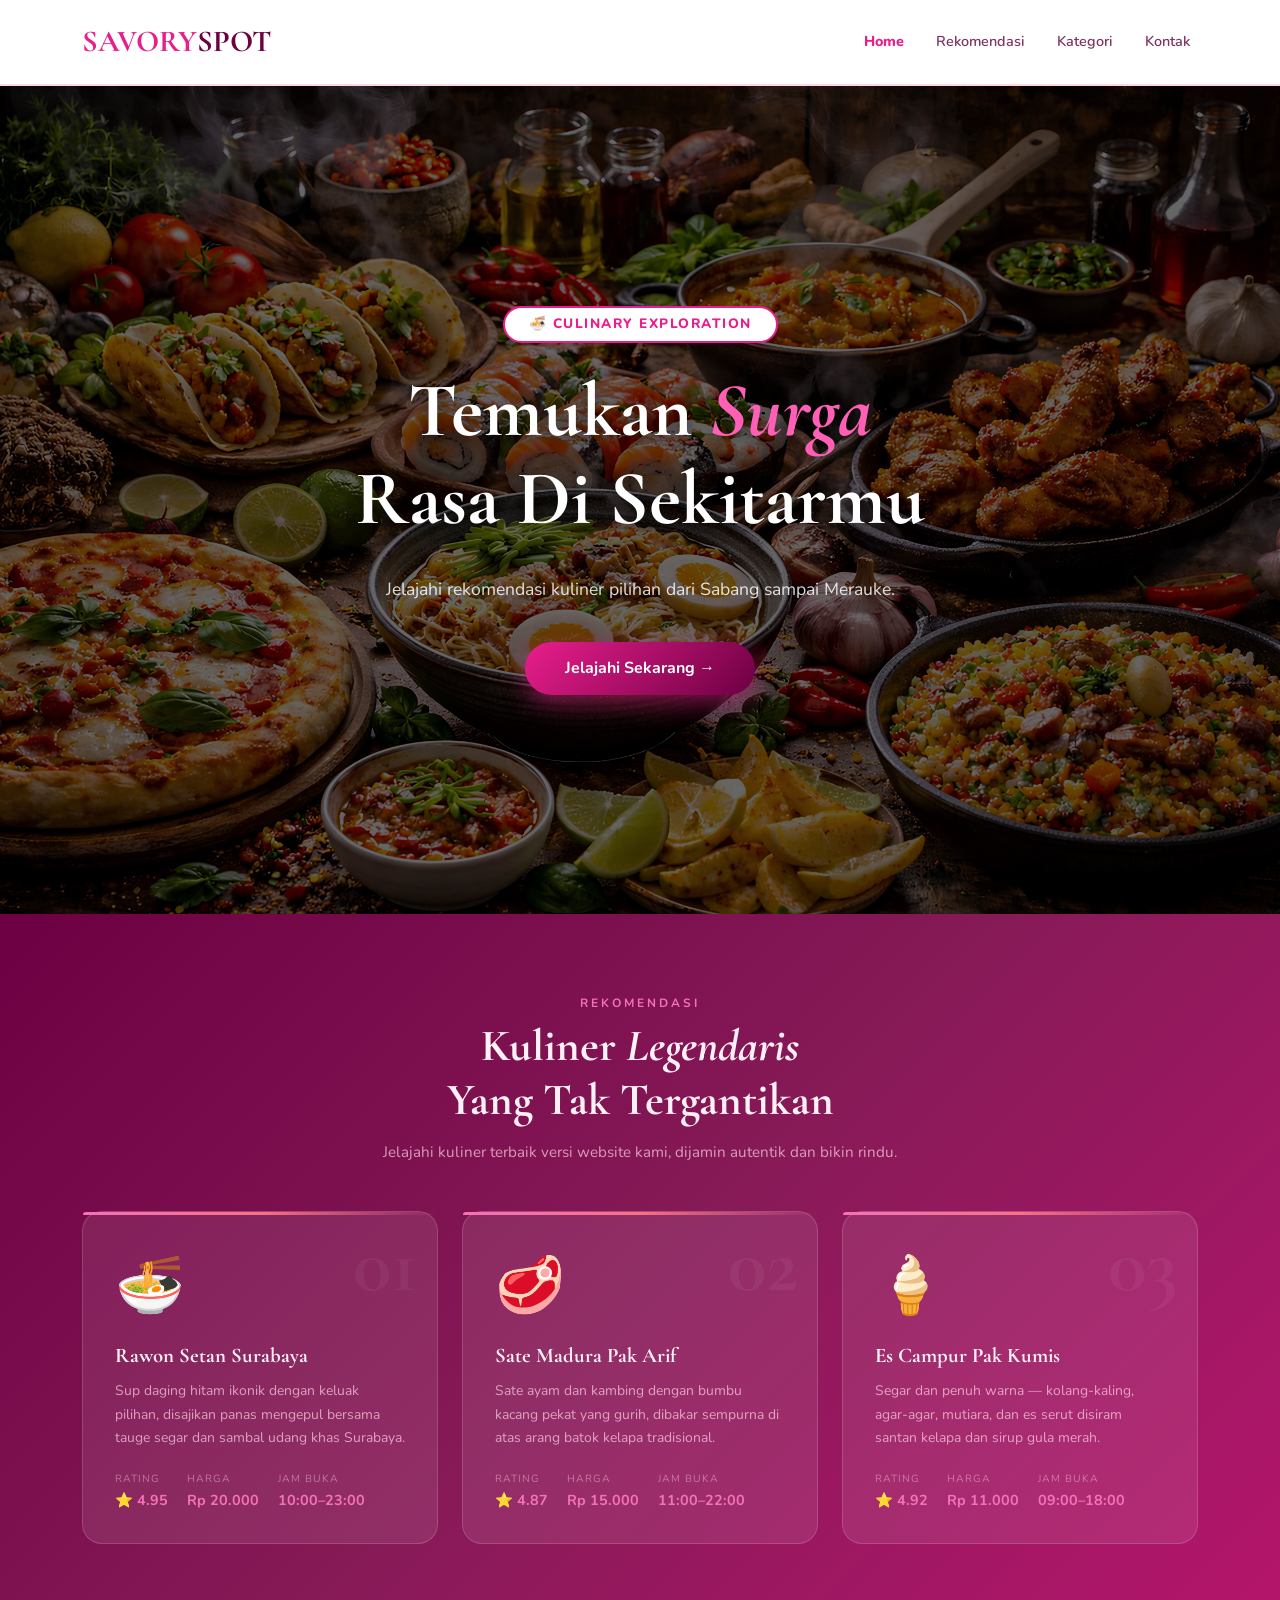
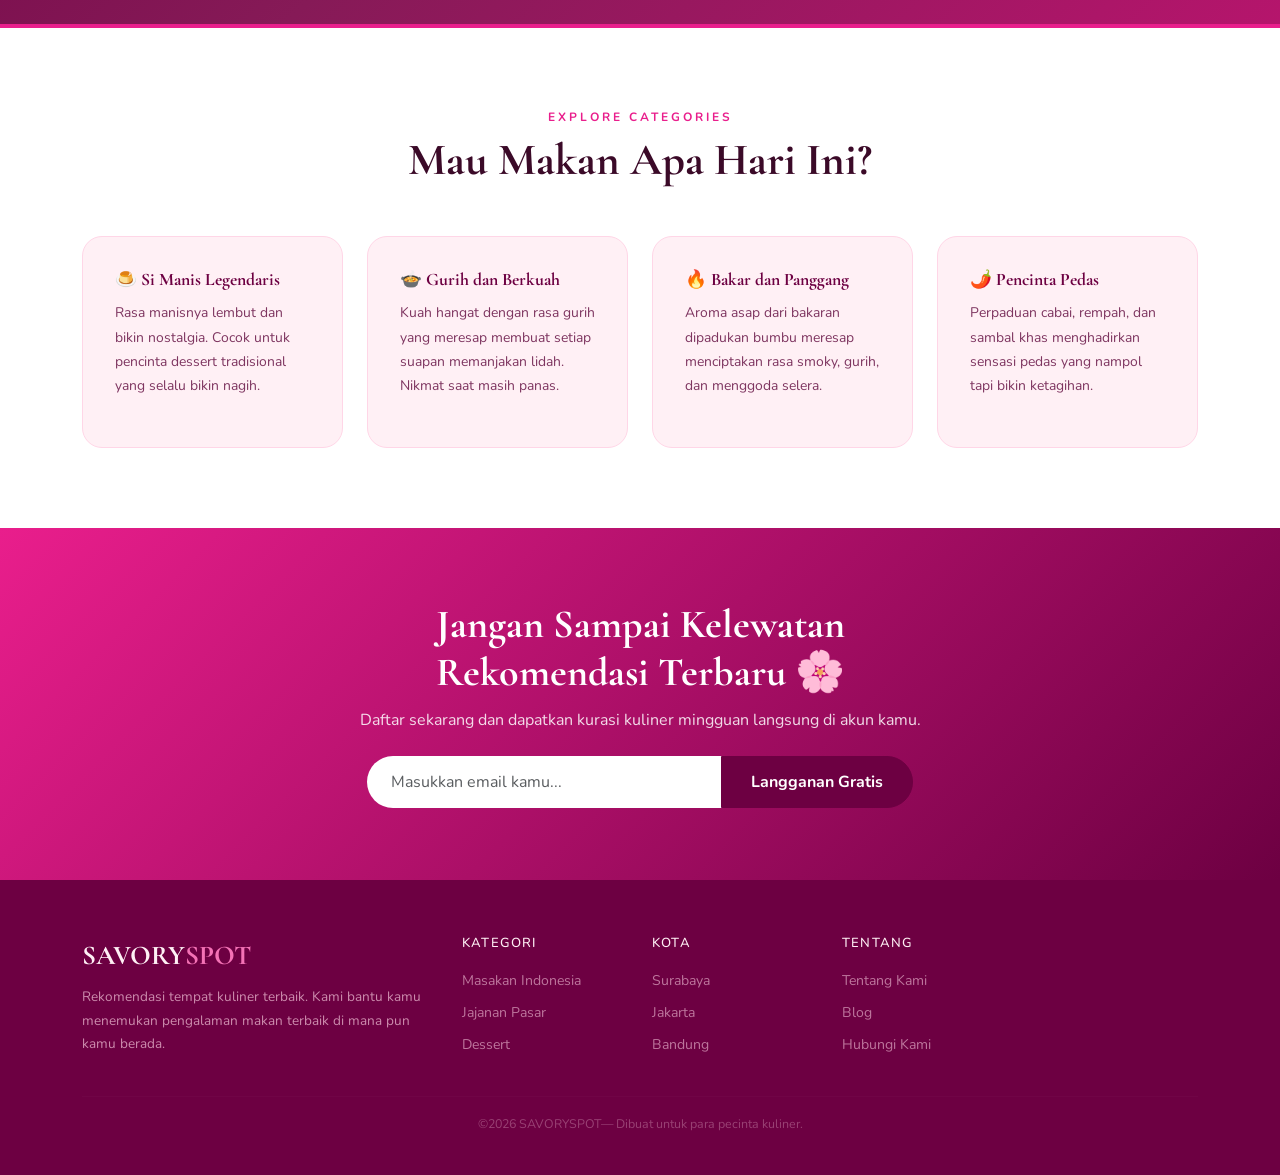
<file: index.html>
<!DOCTYPE html>
<html lang="id">
<head>
  <meta charset="UTF-8" />
  <meta name="viewport" content="width=device-width, initial-scale=1.0"/>
  <title>SavorySpot - Rekomendasi Kuliner</title>

  <!-- Bootstrap CSS -->
  <link href="https://cdnjs.cloudflare.com/ajax/libs/bootstrap/5.3.2/css/bootstrap.min.css" rel="stylesheet"/>
  <link rel="stylesheet" href="home.css"/>
</head>
<body>

  <!-- NAVBAR — pakai Bootstrap-->
  <nav class="navbar navbar-expand-lg sticky-top">
    <div class="container">

      <!-- Logo -->
      <a class="navbar-brand" href="home.html">SAVORY<span>SPOT</span></a>

      <!-- Tombol hamburger, muncul di layar HP -->
      <button class="navbar-toggler" type="button"
        data-bs-toggle="collapse"
        data-bs-target="#menuNav">
        <span class="navbar-toggler-icon"></span>
      </button>

      <!-- Menu navigasi, collapse = bisa disembunyikan di HP -->
      <div class="collapse navbar-collapse justify-content-end" id="menuNav">
        <ul class="navbar-nav gap-3">
          <li class="nav-item"><a class="nav-link aktif" href="home.html">Home</a></li>
          <li class="nav-item"><a class="nav-link" href="rekomendasi.html">Rekomendasi</a></li>
          <li class="nav-item"><a class="nav-link" href="kategori.html">Kategori</a></li>
          <li class="nav-item"><a class="nav-link" href="kontak.html">Kontak</a></li>
        </ul>
      </div>

    </div>
  </nav>

  <!-- HERO / BANNER UTAMA-->
  <section class="hero">
    <div class="container text-center">
      <div class="hero-isi">
        <span class="hero-badge">🍜 Culinary Exploration</span>
        <h1>Temukan <em>Surga</em><br>Rasa Di Sekitarmu</h1>
        <p>Jelajahi rekomendasi kuliner pilihan dari Sabang sampai Merauke.</p>
        <a href="#rekomendasi" class="tombol-utama">Jelajahi Sekarang →</a>
      </div>
    </div>
  </section>

  <!-- REKOMENDASI KULINER LEGENDARIS -->
  <section class="rekomendasi" id="rekomendasi">
    <div class="container">

      <div class="text-center mb-5">
        <p class="label-kecil">REKOMENDASI</p>
        <h2 class="judul-section">Kuliner <em>Legendaris</em><br>Yang Tak Tergantikan</h2>
        <p class="text-desc">Jelajahi kuliner terbaik versi website kami, dijamin autentik dan bikin rindu.</p>
      </div>

      <div class="row g-4">

        <div class="col-lg-4 col-md-6">
          <div class="kartu-makanan h-100">
            <div class="kartu-nomor">01</div>
            <div class="kartu-emoji">🍜</div>
            <h3>Rawon Setan Surabaya</h3>
            <p>Sup daging hitam ikonik dengan keluak pilihan, disajikan panas mengepul bersama tauge segar dan sambal udang khas Surabaya.</p>
            <div class="kartu-info">
              <div><span class="label">Rating</span><span class="nilai">⭐ 4.95</span></div>
              <div><span class="label">Harga</span><span class="nilai">Rp 20.000</span></div>
              <div><span class="label">Jam Buka</span><span class="nilai">10:00–23:00</span></div>
            </div>
          </div>
        </div>

        <div class="col-lg-4 col-md-6">
          <div class="kartu-makanan h-100">
            <div class="kartu-nomor">02</div>
            <div class="kartu-emoji">🥩</div>
            <h3>Sate Madura Pak Arif</h3>
            <p>Sate ayam dan kambing dengan bumbu kacang pekat yang gurih, dibakar sempurna di atas arang batok kelapa tradisional.</p>
            <div class="kartu-info">
              <div><span class="label">Rating</span><span class="nilai">⭐ 4.87</span></div>
              <div><span class="label">Harga</span><span class="nilai">Rp 15.000</span></div>
              <div><span class="label">Jam Buka</span><span class="nilai">11:00–22:00</span></div>
            </div>
          </div>
        </div>

        <div class="col-lg-4 col-md-6">
          <div class="kartu-makanan h-100">
            <div class="kartu-nomor">03</div>
            <div class="kartu-emoji">🍦</div>
            <h3>Es Campur Pak Kumis</h3>
            <p>Segar dan penuh warna — kolang-kaling, agar-agar, mutiara, dan es serut disiram santan kelapa dan sirup gula merah.</p>
            <div class="kartu-info">
              <div><span class="label">Rating</span><span class="nilai">⭐ 4.92</span></div>
              <div><span class="label">Harga</span><span class="nilai">Rp 11.000</span></div>
              <div><span class="label">Jam Buka</span><span class="nilai">09:00–18:00</span></div>
            </div>
          </div>
        </div>

      </div>
    </div>
  </section>

  <!-- KATEGORI RASA -->
  <section class="kategori-rasa">
    <div class="container">
      <div class="text-center mb-5">
        <p class="label-kecil">Explore Categories</p>
        <h2 class="judul-section">Mau Makan Apa Hari Ini?</h2>
      </div>
      <div class="row g-4">
        <div class="col-lg-3 col-md-6"><div class="kartu-kategori h-100"><h3>🍮 Si Manis Legendaris</h3><p>Rasa manisnya lembut dan bikin nostalgia. Cocok untuk pencinta dessert tradisional yang selalu bikin nagih.</p></div></div>
        <div class="col-lg-3 col-md-6"><div class="kartu-kategori h-100"><h3>🍲 Gurih dan Berkuah</h3><p>Kuah hangat dengan rasa gurih yang meresap membuat setiap suapan memanjakan lidah. Nikmat saat masih panas.</p></div></div>
        <div class="col-lg-3 col-md-6"><div class="kartu-kategori h-100"><h3>🔥 Bakar dan Panggang</h3><p>Aroma asap dari bakaran dipadukan bumbu meresap menciptakan rasa smoky, gurih, dan menggoda selera.</p></div></div>
        <div class="col-lg-3 col-md-6"><div class="kartu-kategori h-100"><h3>🌶️ Pencinta Pedas</h3><p>Perpaduan cabai, rempah, dan sambal khas menghadirkan sensasi pedas yang nampol tapi bikin ketagihan.</p></div></div>
      </div>
    </div>
  </section>

  <!-- NEWSLETTER -->
  <section class="newsletter">
    <div class="container text-center">
      <h2>Jangan Sampai Kelewatan<br>Rekomendasi Terbaru 🌸</h2>
      <p>Daftar sekarang dan dapatkan kurasi kuliner mingguan langsung di akun kamu.</p>
      <div class="row justify-content-center mt-4">
        <div class="col-md-6">
          <div class="input-group">
            <input type="email" class="form-control" id="inputEmail" placeholder="Masukkan email kamu..."/>
            <button class="btn btn-dark" onclick="daftarNewsletter()">Langganan Gratis</button>
          </div>
          <p id="pesanSukses" style="display:none; color:white; margin-top:1rem;">
            ✅ Berhasil didaftarkan! Terima kasih 🌸
          </p>
        </div>
      </div>
    </div>
  </section>

  <!-- FOOTER-->
  <footer>
    <div class="container">
      <div class="row g-4 mb-4">
        <div class="col-lg-4">
          <div class="footer-brand">SAVORY<span>SPOT</span></div>
          <p>Rekomendasi tempat kuliner terbaik. Kami bantu kamu menemukan pengalaman makan terbaik di mana pun kamu berada.</p>
        </div>
        <div class="col-lg-2 col-6"><h5>Kategori</h5><ul><li><a href="#">Masakan Indonesia</a></li><li><a href="#">Jajanan Pasar</a></li><li><a href="#">Dessert</a></li></ul></div>
        <div class="col-lg-2 col-6"><h5>Kota</h5><ul><li><a href="#">Surabaya</a></li><li><a href="#">Jakarta</a></li><li><a href="#">Bandung</a></li></ul></div>
        <div class="col-lg-2 col-6"><h5>Tentang</h5><ul><li><a href="#">Tentang Kami</a></li><li><a href="#">Blog</a></li><li><a href="kontak.html">Hubungi Kami</a></li></ul></div>
      </div>
      <hr/>
      <p class="footer-bawah">©2026 SAVORYSPOT— Dibuat untuk para pecinta kuliner.</p>
    </div>
  </footer>

  <!-- Bootstrap JS -->
  <script src="https://cdnjs.cloudflare.com/ajax/libs/bootstrap/5.3.2/js/bootstrap.bundle.min.js"></script>
  <script src="home.js"></script>
</body>
</html>
</file>
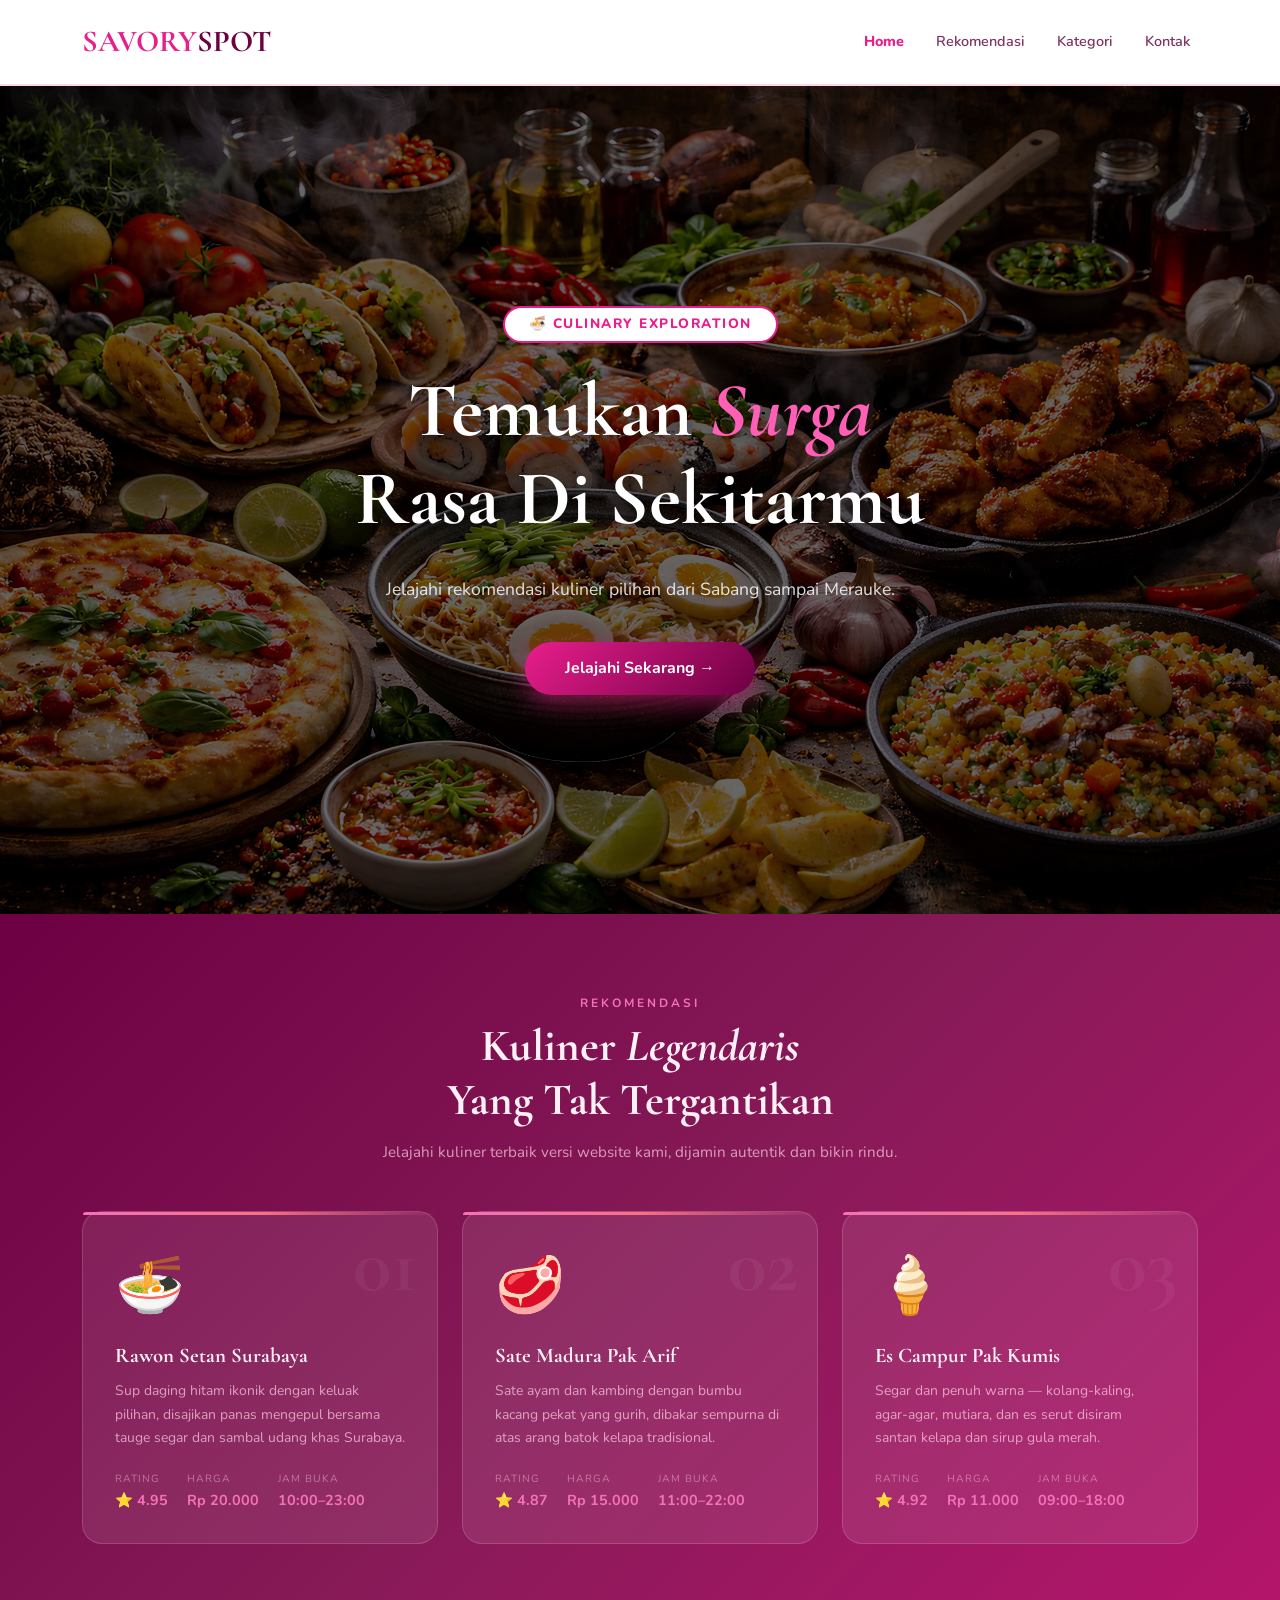
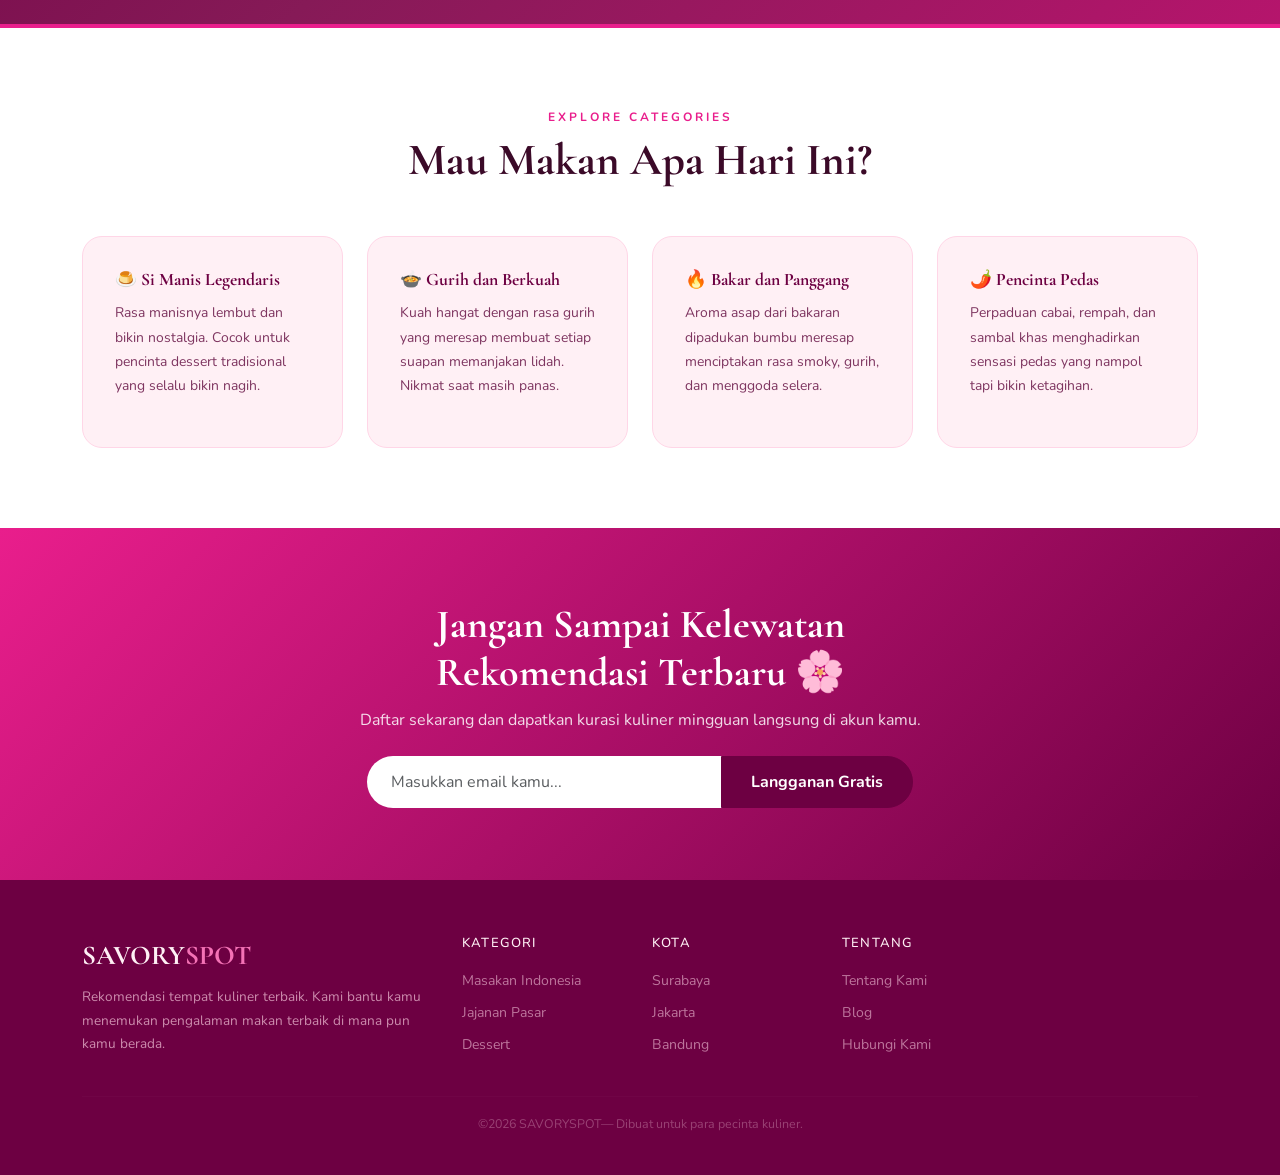
<file: home.html>
<!DOCTYPE html>
<html lang="id">
<head>
  <meta charset="UTF-8" />
  <meta name="viewport" content="width=device-width, initial-scale=1.0"/>
  <title>SavorySpot - Rekomendasi Kuliner</title>

  <!-- Bootstrap CSS -->
  <link href="https://cdnjs.cloudflare.com/ajax/libs/bootstrap/5.3.2/css/bootstrap.min.css" rel="stylesheet"/>
  <link rel="stylesheet" href="home.css"/>
</head>
<body>

  <!-- NAVBAR — pakai Bootstrap-->
  <nav class="navbar navbar-expand-lg sticky-top">
    <div class="container">

      <!-- Logo -->
      <a class="navbar-brand" href="home.html">SAVORY<span>SPOT</span></a>

      <!-- Tombol hamburger, muncul di layar HP -->
      <button class="navbar-toggler" type="button"
        data-bs-toggle="collapse"
        data-bs-target="#menuNav">
        <span class="navbar-toggler-icon"></span>
      </button>

      <!-- Menu navigasi, collapse = bisa disembunyikan di HP -->
      <div class="collapse navbar-collapse justify-content-end" id="menuNav">
        <ul class="navbar-nav gap-3">
          <li class="nav-item"><a class="nav-link aktif" href="home.html">Home</a></li>
          <li class="nav-item"><a class="nav-link" href="rekomendasi.html">Rekomendasi</a></li>
          <li class="nav-item"><a class="nav-link" href="kategori.html">Kategori</a></li>
          <li class="nav-item"><a class="nav-link" href="kontak.html">Kontak</a></li>
        </ul>
      </div>

    </div>
  </nav>

  <!-- HERO / BANNER UTAMA-->
  <section class="hero">
    <div class="container text-center">
      <div class="hero-isi">
        <span class="hero-badge">🍜 Culinary Exploration</span>
        <h1>Temukan <em>Surga</em><br>Rasa Di Sekitarmu</h1>
        <p>Jelajahi rekomendasi kuliner pilihan dari Sabang sampai Merauke.</p>
        <a href="#rekomendasi" class="tombol-utama">Jelajahi Sekarang →</a>
      </div>
    </div>
  </section>

  <!-- REKOMENDASI KULINER LEGENDARIS -->
  <section class="rekomendasi" id="rekomendasi">
    <div class="container">

      <div class="text-center mb-5">
        <p class="label-kecil">REKOMENDASI</p>
        <h2 class="judul-section">Kuliner <em>Legendaris</em><br>Yang Tak Tergantikan</h2>
        <p class="text-desc">Jelajahi kuliner terbaik versi website kami, dijamin autentik dan bikin rindu.</p>
      </div>

      <div class="row g-4">

        <div class="col-lg-4 col-md-6">
          <div class="kartu-makanan h-100">
            <div class="kartu-nomor">01</div>
            <div class="kartu-emoji">🍜</div>
            <h3>Rawon Setan Surabaya</h3>
            <p>Sup daging hitam ikonik dengan keluak pilihan, disajikan panas mengepul bersama tauge segar dan sambal udang khas Surabaya.</p>
            <div class="kartu-info">
              <div><span class="label">Rating</span><span class="nilai">⭐ 4.95</span></div>
              <div><span class="label">Harga</span><span class="nilai">Rp 20.000</span></div>
              <div><span class="label">Jam Buka</span><span class="nilai">10:00–23:00</span></div>
            </div>
          </div>
        </div>

        <div class="col-lg-4 col-md-6">
          <div class="kartu-makanan h-100">
            <div class="kartu-nomor">02</div>
            <div class="kartu-emoji">🥩</div>
            <h3>Sate Madura Pak Arif</h3>
            <p>Sate ayam dan kambing dengan bumbu kacang pekat yang gurih, dibakar sempurna di atas arang batok kelapa tradisional.</p>
            <div class="kartu-info">
              <div><span class="label">Rating</span><span class="nilai">⭐ 4.87</span></div>
              <div><span class="label">Harga</span><span class="nilai">Rp 15.000</span></div>
              <div><span class="label">Jam Buka</span><span class="nilai">11:00–22:00</span></div>
            </div>
          </div>
        </div>

        <div class="col-lg-4 col-md-6">
          <div class="kartu-makanan h-100">
            <div class="kartu-nomor">03</div>
            <div class="kartu-emoji">🍦</div>
            <h3>Es Campur Pak Kumis</h3>
            <p>Segar dan penuh warna — kolang-kaling, agar-agar, mutiara, dan es serut disiram santan kelapa dan sirup gula merah.</p>
            <div class="kartu-info">
              <div><span class="label">Rating</span><span class="nilai">⭐ 4.92</span></div>
              <div><span class="label">Harga</span><span class="nilai">Rp 11.000</span></div>
              <div><span class="label">Jam Buka</span><span class="nilai">09:00–18:00</span></div>
            </div>
          </div>
        </div>

      </div>
    </div>
  </section>

  <!-- KATEGORI RASA -->
  <section class="kategori-rasa">
    <div class="container">
      <div class="text-center mb-5">
        <p class="label-kecil">Explore Categories</p>
        <h2 class="judul-section">Mau Makan Apa Hari Ini?</h2>
      </div>
      <div class="row g-4">
        <div class="col-lg-3 col-md-6"><div class="kartu-kategori h-100"><h3>🍮 Si Manis Legendaris</h3><p>Rasa manisnya lembut dan bikin nostalgia. Cocok untuk pencinta dessert tradisional yang selalu bikin nagih.</p></div></div>
        <div class="col-lg-3 col-md-6"><div class="kartu-kategori h-100"><h3>🍲 Gurih dan Berkuah</h3><p>Kuah hangat dengan rasa gurih yang meresap membuat setiap suapan memanjakan lidah. Nikmat saat masih panas.</p></div></div>
        <div class="col-lg-3 col-md-6"><div class="kartu-kategori h-100"><h3>🔥 Bakar dan Panggang</h3><p>Aroma asap dari bakaran dipadukan bumbu meresap menciptakan rasa smoky, gurih, dan menggoda selera.</p></div></div>
        <div class="col-lg-3 col-md-6"><div class="kartu-kategori h-100"><h3>🌶️ Pencinta Pedas</h3><p>Perpaduan cabai, rempah, dan sambal khas menghadirkan sensasi pedas yang nampol tapi bikin ketagihan.</p></div></div>
      </div>
    </div>
  </section>

  <!-- NEWSLETTER -->
  <section class="newsletter">
    <div class="container text-center">
      <h2>Jangan Sampai Kelewatan<br>Rekomendasi Terbaru 🌸</h2>
      <p>Daftar sekarang dan dapatkan kurasi kuliner mingguan langsung di akun kamu.</p>
      <div class="row justify-content-center mt-4">
        <div class="col-md-6">
          <div class="input-group">
            <input type="email" class="form-control" id="inputEmail" placeholder="Masukkan email kamu..."/>
            <button class="btn btn-dark" onclick="daftarNewsletter()">Langganan Gratis</button>
          </div>
          <p id="pesanSukses" style="display:none; color:white; margin-top:1rem;">
            ✅ Berhasil didaftarkan! Terima kasih 🌸
          </p>
        </div>
      </div>
    </div>
  </section>

  <!-- FOOTER-->
  <footer>
    <div class="container">
      <div class="row g-4 mb-4">
        <div class="col-lg-4">
          <div class="footer-brand">SAVORY<span>SPOT</span></div>
          <p>Rekomendasi tempat kuliner terbaik. Kami bantu kamu menemukan pengalaman makan terbaik di mana pun kamu berada.</p>
        </div>
        <div class="col-lg-2 col-6"><h5>Kategori</h5><ul><li><a href="#">Masakan Indonesia</a></li><li><a href="#">Jajanan Pasar</a></li><li><a href="#">Dessert</a></li></ul></div>
        <div class="col-lg-2 col-6"><h5>Kota</h5><ul><li><a href="#">Surabaya</a></li><li><a href="#">Jakarta</a></li><li><a href="#">Bandung</a></li></ul></div>
        <div class="col-lg-2 col-6"><h5>Tentang</h5><ul><li><a href="#">Tentang Kami</a></li><li><a href="#">Blog</a></li><li><a href="kontak.html">Hubungi Kami</a></li></ul></div>
      </div>
      <hr/>
      <p class="footer-bawah">©2026 SAVORYSPOT— Dibuat untuk para pecinta kuliner.</p>
    </div>
  </footer>

  <!-- Bootstrap JS -->
  <script src="https://cdnjs.cloudflare.com/ajax/libs/bootstrap/5.3.2/js/bootstrap.bundle.min.js"></script>
  <script src="home.js"></script>
</body>
</html>
</file>
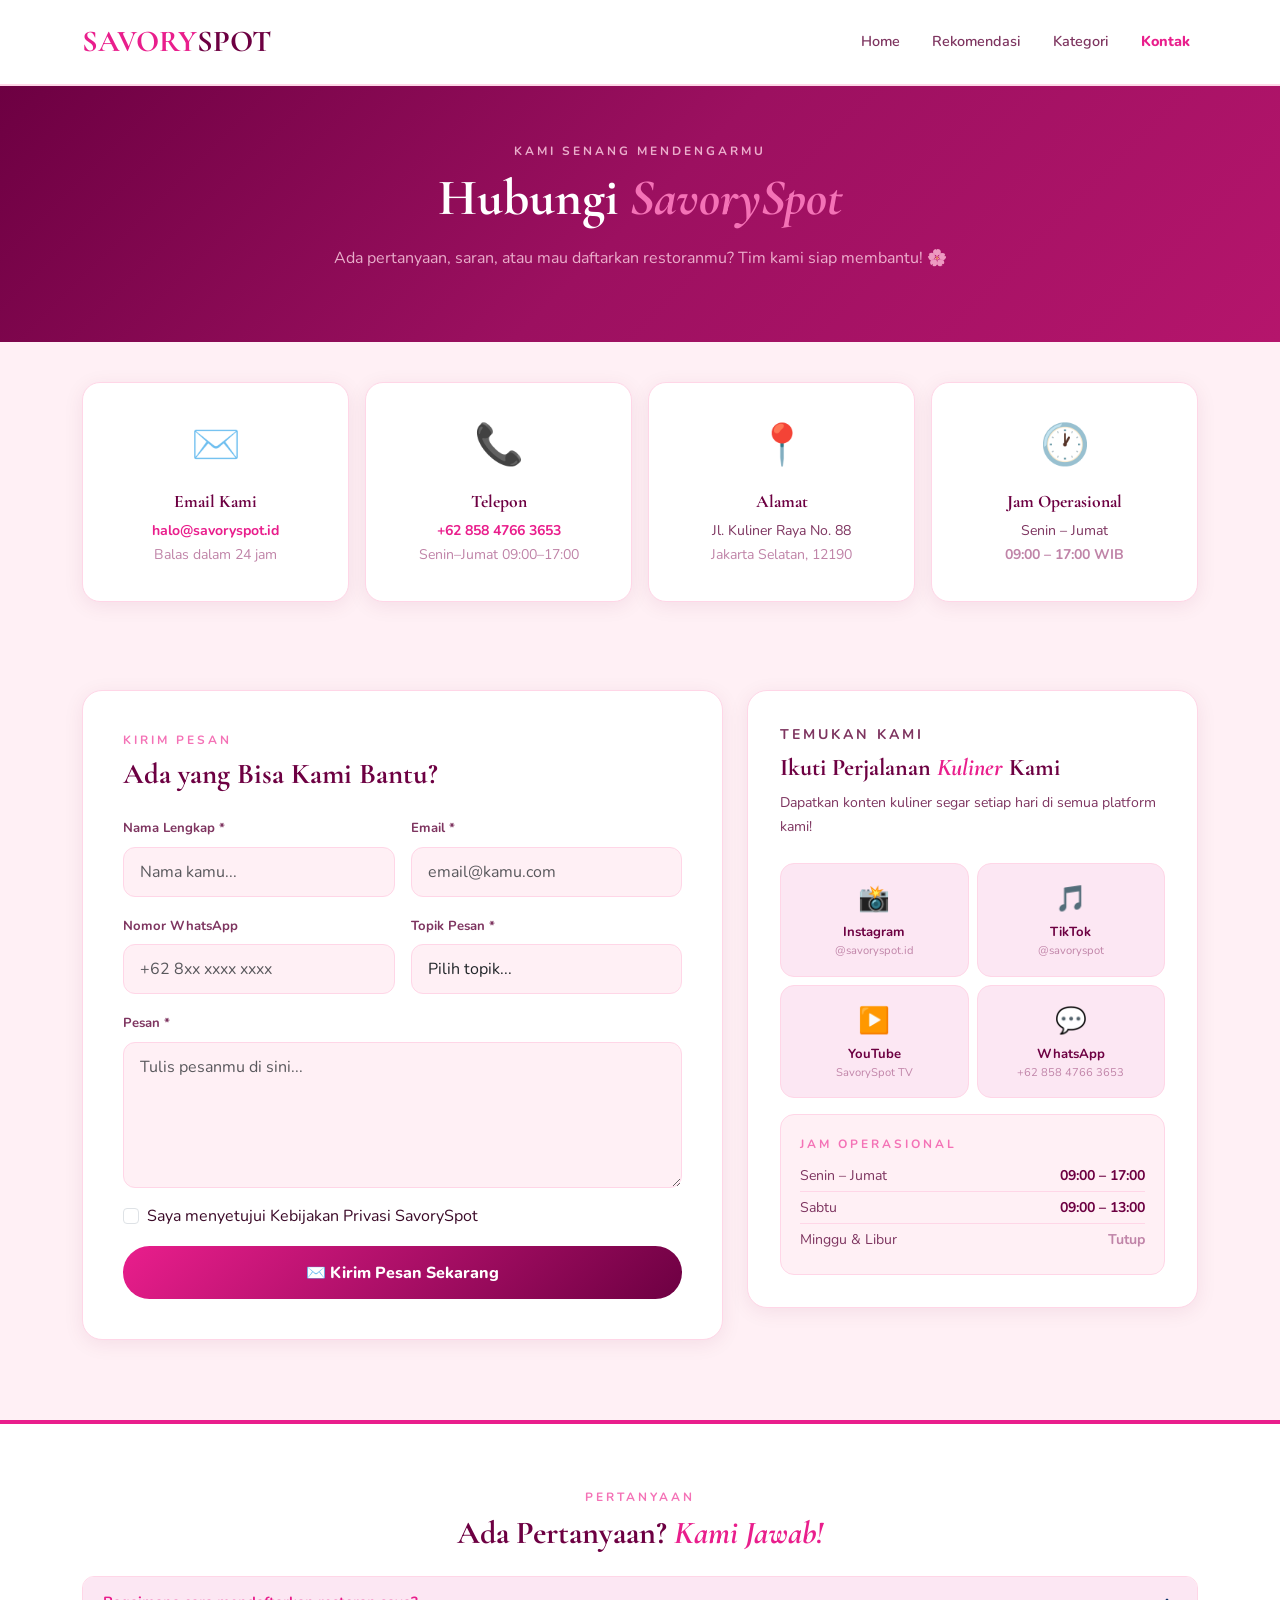
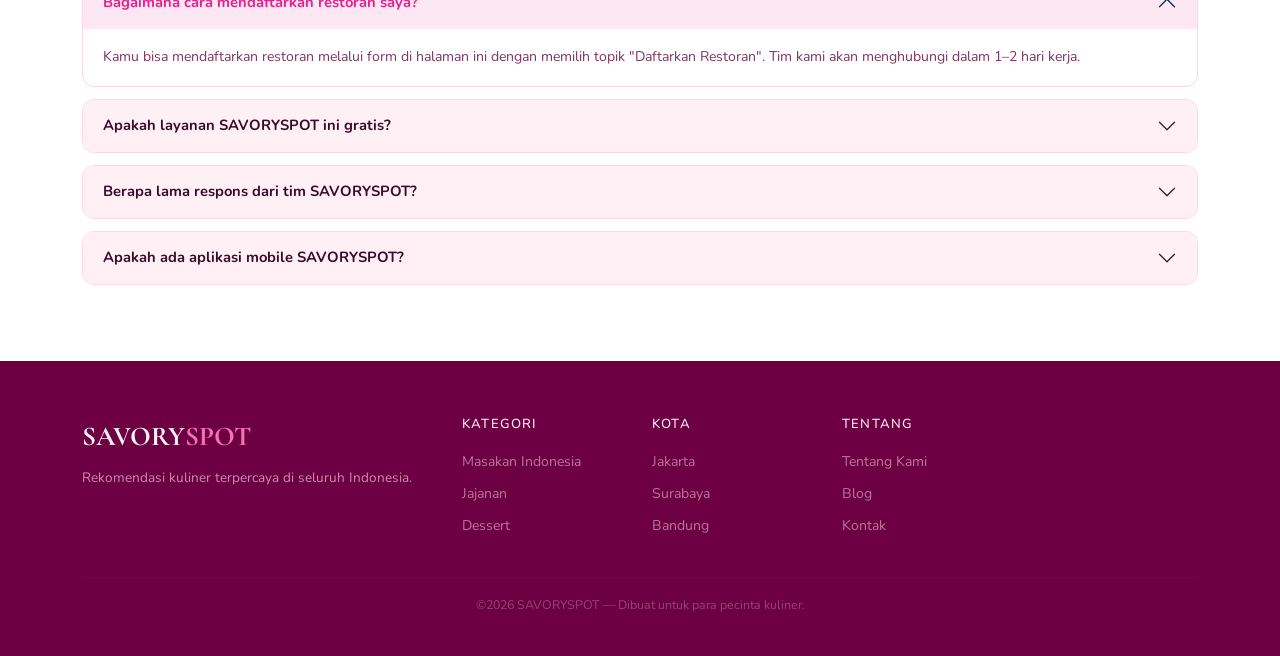
<file: kontak.html>
<!DOCTYPE html>
<html lang="id">
<head>
  <meta charset="UTF-8"/>
  <meta name="viewport" content="width=device-width, initial-scale=1.0"/>
  <title>Kontak — SavorySpot</title>
  <link href="https://cdnjs.cloudflare.com/ajax/libs/bootstrap/5.3.2/css/bootstrap.min.css" rel="stylesheet"/>
  <link rel="stylesheet" href="kontak.css"/>
</head>
<body>

  <!-- NAVBAR -->
  <nav class="navbar navbar-expand-lg sticky-top">
    <div class="container">
      <a class="navbar-brand" href="home.html">SAVORY<span>SPOT</span></a>
      <button class="navbar-toggler" type="button" data-bs-toggle="collapse" data-bs-target="#menuNav">
        <span class="navbar-toggler-icon"></span>
      </button>
      <div class="collapse navbar-collapse justify-content-end" id="menuNav">
        <ul class="navbar-nav gap-3">
          <li class="nav-item"><a class="nav-link" href="home.html">Home</a></li>
          <li class="nav-item"><a class="nav-link" href="rekomendasi.html">Rekomendasi</a></li>
          <li class="nav-item"><a class="nav-link" href="kategori.html">Kategori</a></li>
          <li class="nav-item"><a class="nav-link aktif" href="kontak.html">Kontak</a></li>
        </ul>
      </div>
    </div>
  </nav>

  <!-- HEADER -->
  <section class="header-halaman">
    <div class="container text-center">
      <p class="label-kecil">Kami Senang Mendengarmu</p>
      <h1>Hubungi <em>SavorySpot</em></h1>
      <p>Ada pertanyaan, saran, atau mau daftarkan restoranmu? Tim kami siap membantu! 🌸</p>
    </div>
  </section>

  <!-- KARTU INFO KONTAK -->
  <section class="seksi-info">
    <div class="container">
      <div class="row g-3">
        <div class="col-md-3 col-6">
          <div class="kartu-info text-center">
            <div class="info-ikon">✉️</div>
            <h4>Email Kami</h4>
            <p><a href="mailto:halo@savoryspot.id">halo@savoryspot.id</a></p>
            <p class="keterangan">Balas dalam 24 jam</p>
          </div>
        </div>
        <div class="col-md-3 col-6">
          <div class="kartu-info text-center">
            <div class="info-ikon">📞</div>
            <h4>Telepon</h4>
            <p><a href="tel:+6285847663653">+62 858 4766 3653</a></p>
            <p class="keterangan">Senin–Jumat 09:00–17:00</p>
          </div>
        </div>
        <div class="col-md-3 col-6">
          <div class="kartu-info text-center">
            <div class="info-ikon">📍</div>
            <h4>Alamat</h4>
            <p>Jl. Kuliner Raya No. 88</p>
            <p class="keterangan">Jakarta Selatan, 12190</p>
          </div>
        </div>
        <div class="col-md-3 col-6">
          <div class="kartu-info text-center">
            <div class="info-ikon">🕐</div>
            <h4>Jam Operasional</h4>
            <p>Senin – Jumat</p>
            <p class="keterangan"><strong>09:00 – 17:00 WIB</strong></p>
          </div>
        </div>
      </div>
    </div>
  </section>

  <!-- FORM + SIDEBAR -->
  <section class="seksi-form">
    <div class="container">
      <div class="row g-4">

        <!-- FORM KIRI -->
        <div class="col-lg-7">
          <div class="kotak-form">
            <p class="label-kecil">Kirim Pesan</p>
            <h2>Ada yang Bisa Kami Bantu?</h2>

            <div class="row g-3 mt-2">
              <div class="col-md-6">
                <label class="form-label">Nama Lengkap *</label>
                <input type="text" class="form-control" id="inputNama" placeholder="Nama kamu..."/>
              </div>
              <div class="col-md-6">
                <label class="form-label">Email *</label>
                <input type="email" class="form-control" id="inputEmail" placeholder="email@kamu.com"/>
              </div>
              <div class="col-md-6">
                <label class="form-label">Nomor WhatsApp</label>
                <input type="tel" class="form-control" id="inputHP" placeholder="+62 8xx xxxx xxxx"/>
              </div>
              <div class="col-md-6">
                <label class="form-label">Topik Pesan *</label>
                <select class="form-select" id="inputTopik">
                  <option value="">Pilih topik...</option>
                  <option>Pertanyaan Umum</option>
                  <option>Daftarkan Restoran</option>
                  <option>Laporan Bug</option>
                  <option>Kerja Sama</option>
                  <option>Feedback</option>
                  <option>Lainnya</option>
                </select>
              </div>
              <div class="col-12">
                <label class="form-label">Pesan *</label>
                <textarea class="form-control" id="inputPesan" rows="5" placeholder="Tulis pesanmu di sini..."></textarea>
              </div>
              <div class="col-12">
                <!-- Checkbox Bootstrap -->
                <div class="form-check">
                  <input class="form-check-input" type="checkbox" id="setuju"/>
                  <label class="form-check-label" for="setuju">
                    Saya menyetujui Kebijakan Privasi SavorySpot
                  </label>
                </div>
              </div>
              <div class="col-12">
                <button class="tombol-kirim w-100" onclick="kirimPesan()">
                  ✉️ Kirim Pesan Sekarang
                </button>
                <div id="pesanSukses" class="alert-sukses" style="display:none;">
                  ✅ Pesan berhasil terkirim! Kami akan membalas dalam 24 jam 🌸
                </div>
              </div>
            </div>
          </div>
        </div>


        <!-- SIDEBAR KANAN -->
        <div class="col-lg-5">
          <div class="kotak-samping">
            <p class="label-kecil">Temukan Kami</p>
            <h3>Ikuti Perjalanan <em>Kuliner</em> Kami</h3>
            <p>Dapatkan konten kuliner segar setiap hari di semua platform kami!</p>

            <!-- Sosmed  kolom pakai Bootstrap -->
            <div class="row g-2 mt-3">
              <div class="col-6"><a href="https://www.instagram.com/savoryspot.id/" class="kotak-sosmed">📸<div class="sosmed-nama">Instagram</div><div class="sosmed-akun">@savoryspot.id</div></a></div>
              <div class="col-6"><a href="https://www.tiktok.com/@savoryspot" class="kotak-sosmed">🎵<div class="sosmed-nama">TikTok</div><div class="sosmed-akun">@savoryspot</div></a></div>
              <div class="col-6"><a href="https://www.youtube.com/c/SavorySpotTV" class="kotak-sosmed">▶️<div class="sosmed-nama">YouTube</div><div class="sosmed-akun">SavorySpot TV</div></a></div>
              <div class="col-6"><a href="https://wa.me/6285847663653" class="kotak-sosmed">💬<div class="sosmed-nama">WhatsApp</div><div class="sosmed-akun">+62 858 4766 3653</div></a></div>
            </div>

            <!-- Jam operasional -->
            <div class="kotak-jam mt-3">
              <p class="label-kecil mb-2">Jam Operasional</p>
              <div class="baris-jam"><span>Senin – Jumat</span><strong>09:00 – 17:00</strong></div>
              <div class="baris-jam"><span>Sabtu</span><strong>09:00 – 13:00</strong></div>
              <div class="baris-jam"><span>Minggu & Libur</span><strong style="color:#c084a8">Tutup</strong></div>
            </div>
          </div>
        </div>

      </div>
    </div>
  </section>

  <!-- FAQ  -->
  <section class="seksi-faq">
    <div class="container">
      <div class="text-center mb-4">
        <p class="label-kecil">Pertanyaan</p>
        <h2 class="judul-faq">Ada Pertanyaan? <em>Kami Jawab!</em></h2>
      </div>

      <!-- Accordion -->
      <div class="accordion" id="faqAccordion">
        <div class="accordion-item">
          <h2 class="accordion-header">
            <button class="accordion-button" type="button" data-bs-toggle="collapse" data-bs-target="#faq1">
              Bagaimana cara mendaftarkan restoran saya?
            </button>
          </h2>
          <div id="faq1" class="accordion-collapse collapse show" data-bs-parent="#faqAccordion">
            <div class="accordion-body">Kamu bisa mendaftarkan restoran melalui form di halaman ini dengan memilih topik "Daftarkan Restoran". Tim kami akan menghubungi dalam 1–2 hari kerja.</div>
          </div>
        </div>
        <div class="accordion-item">
          <h2 class="accordion-header">
            <button class="accordion-button collapsed" type="button" data-bs-toggle="collapse" data-bs-target="#faq2">
              Apakah layanan SAVORYSPOT ini gratis?
            </button>
          </h2>
          <div id="faq2" class="accordion-collapse collapse" data-bs-parent="#faqAccordion">
            <div class="accordion-body">Ya! SAVORYSPOT sepenuhnya gratis untuk pengguna. Kami mendapatkan pendapatan dari program kerja sama restoran premium.</div>
          </div>
        </div>
        <div class="accordion-item">
          <h2 class="accordion-header">
            <button class="accordion-button collapsed" type="button" data-bs-toggle="collapse" data-bs-target="#faq3">
              Berapa lama respons dari tim SAVORYSPOT?
            </button>
          </h2>
          <div id="faq3" class="accordion-collapse collapse" data-bs-parent="#faqAccordion">
            <div class="accordion-body">Kami membalas email dalam maksimal 24 jam di hari kerja. Untuk pertanyaan mendesak, hubungi kami via WhatsApp.</div>
          </div>
        </div>
        <div class="accordion-item">
          <h2 class="accordion-header">
            <button class="accordion-button collapsed" type="button" data-bs-toggle="collapse" data-bs-target="#faq4">
              Apakah ada aplikasi mobile SAVORYSPOT?
            </button>
          </h2>
          <div id="faq4" class="accordion-collapse collapse" data-bs-parent="#faqAccordion">
            <div class="accordion-body">Aplikasi mobile sedang dalam tahap pengembangan dan akan segera hadir! Daftarkan email kamu di newsletter agar tidak ketinggalan.</div>
          </div>
        </div>
      </div>
    </div>
  </section>

  <!-- FOOTER -->
  <footer>
    <div class="container">
      <div class="row g-4 mb-4">
        <div class="col-lg-4"><div class="footer-brand">SAVORY<span>SPOT</span></div><p>Rekomendasi kuliner terpercaya di seluruh Indonesia.</p></div>
        <div class="col-lg-2 col-6"><h5>Kategori</h5><ul><li><a href="kategori.html">Masakan Indonesia</a></li><li><a href="kategori.html">Jajanan</a></li><li><a href="kategori.html">Dessert</a></li></ul></div>
        <div class="col-lg-2 col-6"><h5>Kota</h5><ul><li><a href="#">Jakarta</a></li><li><a href="#">Surabaya</a></li><li><a href="#">Bandung</a></li></ul></div>
        <div class="col-lg-2 col-6"><h5>Tentang</h5><ul><li><a href="#">Tentang Kami</a></li><li><a href="#">Blog</a></li><li><a href="kontak.html">Kontak</a></li></ul></div>
      </div>
      <hr/><p class="footer-bawah">©2026 SAVORYSPOT — Dibuat untuk para pecinta kuliner.</p>
    </div>
  </footer>

  <script src="https://cdnjs.cloudflare.com/ajax/libs/bootstrap/5.3.2/js/bootstrap.bundle.min.js"></script>
  <script src="kontak.js"></script>
</body>
</html>
</file>
<file: home.css>
@import url('https://fonts.googleapis.com/css2?family=Cormorant+Garamond:ital,wght@0,700;1,700&family=Nunito:wght@400;600;700;800&display=swap');

/* --- VARIABEL WARNA --- */
:root {
  --pink-utama : #e91e8c;
  --pink-gelap : #6d0042;
  --pink-soft  : #ffd6e7;
  --putih      : #ffffff;
  --teks-gelap : #3b0a28;
  --teks-abu   : #7e3560;
}

* { margin: 0; padding: 0; box-sizing: border-box; }
html { scroll-behavior: smooth; }
body { font-family: 'Nunito', sans-serif; background-color: #fff0f5; color: var(--teks-gelap); }




.navbar {
  background: var(--putih) !important;        
  border-bottom: 2px solid var(--pink-soft); 
  padding: 0.9rem 0;
}

.navbar-brand {
  font-family: 'Cormorant Garamond', serif;
  font-size: 1.9rem;
  font-weight: 700;
  color: var(--pink-utama) !important;   
  text-decoration: none;
}
.navbar-brand span { color: var(--pink-gelap); } 

.nav-link {
  color: var(--teks-abu) !important;    
  font-weight: 600;
  font-size: 0.9rem;
  transition: color 0.3s;
}
.nav-link:hover        { color: var(--pink-utama) !important; }
.nav-link.aktif        { color: var(--pink-utama) !important; font-weight: 800; }




.hero {
  background: linear-gradient(rgba(0,0,0,0.60), rgba(0,0,0,0.60)),
              url('bennerkuliner.jpg')
              no-repeat center center;
  background-size: cover;
  min-height: 92vh;   
  display: flex;
  align-items: center;
  justify-content: center;
  padding: 4rem 2rem;
}

.hero-isi {
  display: flex;
  flex-direction: column;
  align-items: center;
  gap: 1.5rem;
}

.hero-badge {
  background: var(--putih);
  color: var(--pink-utama);
  border: 2px solid var(--pink-utama);
  border-radius: 50px;
  padding: 0.4rem 1.5rem;
  font-size: 0.85rem;
  font-weight: 800;
  letter-spacing: 1.5px;
  text-transform: uppercase;
}

.hero h1 {
  font-family: 'Cormorant Garamond', serif;
  font-size: clamp(2.5rem, 6vw, 5rem);
  color: var(--putih);
  line-height: 1.15;
  font-weight: 700;
  text-shadow: 0 4px 15px rgba(0,0,0,0.6);
}
.hero h1 em { color: #ff60b5; font-style: italic; }

.hero p { color: rgba(255,255,255,0.85); font-size: 1.1rem; max-width: 520px; }

.tombol-utama {
  background: linear-gradient(135deg, var(--pink-utama), var(--pink-gelap));
  color: var(--putih);
  text-decoration: none;
  border-radius: 50px;
  padding: 0.9rem 2.5rem;
  font-weight: 700;
  font-size: 1rem;
  box-shadow: 0 8px 25px rgba(233,30,140,0.5);
  transition: transform 0.3s;
}
.tombol-utama:hover { transform: translateY(-3px); color: var(--putih); }




.label-kecil {
  font-size: 0.75rem;
  letter-spacing: 3px;
  text-transform: uppercase;
  color: var(--pink-utama);
  font-weight: 700;
  margin-bottom: 0.5rem;
}
.judul-section {
  font-family: 'Cormorant Garamond', serif;
  font-size: clamp(1.8rem, 3.5vw, 2.8rem);
  font-weight: 700;
  line-height: 1.2;
  margin-bottom: 0.8rem;
}
.text-desc { color: var(--teks-abu); font-size: 0.95rem; }




.rekomendasi {
  background: linear-gradient(135deg, #6d0042, #861a57, #b5156c);
  padding: 5rem 0;
}
.rekomendasi .label-kecil  { color: #f472b6; }
.rekomendasi .judul-section { color: #fff0f5; }
.rekomendasi .text-desc     { color: rgba(255,214,231,0.7); }

.kartu-makanan {
  background: rgba(255,255,255,0.09);
  border: 1.5px solid rgba(255,255,255,0.15);
  border-radius: 20px;
  padding: 2rem;
  position: relative;
  transition: transform 0.3s;
}
.kartu-makanan:hover { transform: translateY(-6px); }
.kartu-makanan::before {
  content: '';
  position: absolute;
  top: 0; left: 0; right: 0;
  height: 3px;
  background: linear-gradient(90deg, #f472b6, #fb7185, transparent);
  border-radius: 20px 20px 0 0;
}
.kartu-nomor {
  position: absolute; top: 0.8rem; right: 1.2rem;
  font-family: 'Cormorant Garamond', serif;
  font-size: 5rem; color: rgba(255,255,255,0.05);
  font-weight: 700; line-height: 1;
}
.kartu-emoji { font-size: 3.5rem; margin-bottom: 1rem; }
.kartu-makanan h3 { font-family: 'Cormorant Garamond', serif; color: #fff0f5; font-size: 1.3rem; font-weight: 700; margin-bottom: 0.6rem; }
.kartu-makanan p  { color: rgba(255,214,231,0.7); font-size: 0.87rem; line-height: 1.7; margin-bottom: 1.3rem; }
.kartu-info { display: flex; gap: 1.2rem; flex-wrap: wrap; }
.kartu-info .label { display: block; font-size: 0.65rem; letter-spacing: 1px; text-transform: uppercase; color: rgba(255,214,231,0.45); margin-bottom: 0.2rem; }
.kartu-info .nilai { display: block; color: #f472b6; font-weight: 700; font-size: 0.9rem; }




.kategori-rasa {
  background: var(--putih);
  padding: 5rem 0;
  border-top: 4px solid var(--pink-utama);
}
.kartu-kategori {
  background: #fff0f5;
  border: 1.5px solid var(--pink-soft);
  border-radius: 20px;
  padding: 2rem;
  transition: transform 0.3s, box-shadow 0.3s;
}
.kartu-kategori:hover { transform: translateY(-5px); box-shadow: 0 8px 30px rgba(233,30,140,0.15); background: #fce7f3; }
.kartu-kategori h3 { font-family: 'Cormorant Garamond', serif; font-size: 1.1rem; font-weight: 700; color: var(--pink-gelap); margin-bottom: 0.7rem; }
.kartu-kategori p  { font-size: 0.87rem; color: var(--teks-abu); line-height: 1.75; }




.newsletter {
  background: linear-gradient(135deg, var(--pink-utama), var(--pink-gelap));
  padding: 4.5rem 0;
}
.newsletter h2 { font-family: 'Cormorant Garamond', serif; color: var(--putih); font-size: clamp(1.8rem,4vw,2.5rem); font-weight: 700; margin-bottom: 0.8rem; }
.newsletter p  { color: rgba(255,255,255,0.85); }
.newsletter .form-control { border-radius: 50px 0 0 50px; padding: 0.8rem 1.5rem; border: none; }
.newsletter .btn-dark { border-radius: 0 50px 50px 0; padding: 0.8rem 1.8rem; font-weight: 700; background-color: var(--pink-gelap); border-color: var(--pink-gelap); }
.newsletter .btn-dark:hover { background-color: #4a0030; }




footer { background: var(--pink-gelap); color: rgba(255,214,231,0.65); padding: 3.5rem 0 1.5rem; }
.footer-brand { font-family: 'Cormorant Garamond', serif; font-size: 1.7rem; font-weight: 700; color: #fff0f5; margin-bottom: 0.5rem; }
.footer-brand span { color: #f472b6; }
footer p  { font-size: 0.85rem; line-height: 1.75; }
footer h5 { color: #fff0f5; font-size: 0.82rem; letter-spacing: 1.2px; text-transform: uppercase; margin-bottom: 1rem; }
footer ul { list-style: none; padding: 0; }
footer ul li { margin-bottom: 0.5rem; }
footer ul a  { color: rgba(255,214,231,0.55); font-size: 0.88rem; text-decoration: none; transition: color 0.3s; }
footer ul a:hover { color: #f472b6; }
footer hr { border-color: rgba(255,255,255,0.08); }
.footer-bawah { text-align: center; font-size: 0.78rem; color: rgba(255,214,231,0.3); }
</file>
<file: kontak.css>
@import url('https://fonts.googleapis.com/css2?family=Cormorant+Garamond:ital,wght@0,700;1,700&family=Nunito:wght@400;600;700;800&display=swap');

:root{--pink-utama:#e91e8c;--pink-gelap:#6d0042;--pink-soft:#ffd6e7;--putih:#ffffff;--teks-abu:#7e3560;}
*{margin:0;padding:0;box-sizing:border-box;}html{scroll-behavior:smooth;}
body{font-family:'Nunito',sans-serif;background:#fff0f5;color:#3b0a28;}



.navbar{background:var(--putih)!important;border-bottom:2px solid var(--pink-soft);padding:.9rem 0;}
.navbar-brand{font-family:'Cormorant Garamond',serif;font-size:1.9rem;font-weight:700;color:var(--pink-utama)!important;text-decoration:none;}
.navbar-brand span{color:var(--pink-gelap);}
.nav-link{color:var(--teks-abu)!important;font-weight:600;font-size:.9rem;transition:color .3s;}
.nav-link:hover,.nav-link.aktif{color:var(--pink-utama)!important;font-weight:800;}



.header-halaman{background:linear-gradient(135deg,#6d0042,#9c1060,#b5156c);padding:3.5rem 2rem;color:#fff;text-align:center;}
.label-kecil{font-size:.75rem;letter-spacing:3px;text-transform:uppercase;color:#f472b6;font-weight:700;margin-bottom:.5rem;}
.header-halaman h1{font-family:'Cormorant Garamond',serif;font-size:clamp(2rem,5vw,3.2rem);font-weight:700;line-height:1.2;margin-bottom:1rem;}
.header-halaman h1 em{color:#f472b6;font-style:italic;}
.header-halaman p{color:rgba(255,214,231,.8);}


.seksi-info{padding:2.5rem 0;}
.kartu-info{background:var(--putih);border-radius:18px;padding:2rem 1.5rem;border:1.5px solid var(--pink-soft);box-shadow:0 4px 20px rgba(109,0,66,.08);height:100%;transition:transform .3s;}
.kartu-info:hover{transform:translateY(-5px);}
.info-ikon{font-size:2.5rem;margin-bottom:1rem;}
.kartu-info h4{font-family:'Cormorant Garamond',serif;font-size:1.1rem;font-weight:700;color:#6d0042;margin-bottom:.5rem;}
.kartu-info p{font-size:.88rem;color:var(--teks-abu);margin-bottom:.2rem;}
.kartu-info a{color:var(--pink-utama);text-decoration:none;font-weight:700;}
.keterangan{font-size:.78rem;color:#c084a8!important;}


.seksi-form{padding:3rem 0 5rem;}
.kotak-form{background:var(--putih);border-radius:20px;padding:2.5rem;border:1.5px solid var(--pink-soft);box-shadow:0 4px 20px rgba(109,0,66,.08);}
.kotak-form h2{font-family:'Cormorant Garamond',serif;font-size:1.8rem;font-weight:700;color:#6d0042;margin-bottom:.3rem;}



.form-control,.form-select{border:1.5px solid var(--pink-soft)!important;border-radius:12px!important;padding:.75rem 1rem!important;font-family:'Nunito',sans-serif;background:#fff0f5;}
.form-control:focus,.form-select:focus{border-color:var(--pink-utama)!important;box-shadow:0 0 0 3px rgba(233,30,140,.12)!important;background:#fff;}
.form-label{font-size:.82rem;font-weight:700;color:var(--teks-abu);}
.form-check-input:checked{background-color:var(--pink-utama);border-color:var(--pink-utama);}
textarea.form-control{min-height:130px;resize:vertical;}


.tombol-kirim{background:linear-gradient(135deg,var(--pink-utama),var(--pink-gelap));color:#fff;border:none;border-radius:50px;padding:.9rem 2rem;font-weight:800;font-size:1rem;cursor:pointer;font-family:'Nunito',sans-serif;transition:transform .3s,box-shadow .3s;}
.tombol-kirim:hover{transform:translateY(-2px);box-shadow:0 10px 30px rgba(233,30,140,.4);}


.alert-sukses{background:linear-gradient(135deg,#10b981,#059669);color:#fff;border-radius:12px;padding:1rem 1.5rem;margin-top:1rem;font-weight:700;font-size:.92rem;}



.kotak-samping{background:var(--putih);border-radius:20px;padding:2rem;border:1.5px solid var(--pink-soft);box-shadow:0 4px 20px rgba(109,0,66,.08);}
.kotak-samping h3{font-family:'Cormorant Garamond',serif;font-size:1.5rem;font-weight:700;color:#6d0042;margin-bottom:.5rem;}
.kotak-samping h3 em{color:var(--pink-utama);font-style:italic;}
.kotak-samping>p{font-size:.88rem;color:var(--teks-abu);line-height:1.7;}


.kotak-sosmed{display:flex;flex-direction:column;align-items:center;background:#fce7f3;border:1.5px solid var(--pink-soft);border-radius:14px;padding:1rem;text-align:center;text-decoration:none;font-size:1.6rem;transition:all .3s;cursor:pointer;}
.kotak-sosmed:hover{background:var(--pink-utama);transform:translateY(-3px);}
.kotak-sosmed:hover .sosmed-nama,.kotak-sosmed:hover .sosmed-akun{color:#fff;}
.sosmed-nama{font-size:.82rem;font-weight:700;color:#6d0042;margin-top:.3rem;}
.sosmed-akun{font-size:.7rem;color:#c084a8;}


.kotak-jam{background:#fff0f5;border:1.5px solid var(--pink-soft);border-radius:14px;padding:1.2rem;}
.baris-jam{display:flex;justify-content:space-between;font-size:.88rem;padding:.3rem 0;border-bottom:1px solid var(--pink-soft);}
.baris-jam:last-child{border-bottom:none;}
.baris-jam span{color:var(--teks-abu);}
.baris-jam strong{color:#6d0042;}


.seksi-faq{background:#fff;padding:4rem 0;border-top:4px solid var(--pink-utama);}
.judul-faq{font-family:'Cormorant Garamond',serif;font-size:2rem;font-weight:700;color:#6d0042;}
.judul-faq em{color:var(--pink-utama);font-style:italic;}


.accordion-item{border:1.5px solid var(--pink-soft)!important;border-radius:12px!important;margin-bottom:.75rem;overflow:hidden;}
.accordion-button{font-family:'Nunito',sans-serif;font-weight:700;font-size:.92rem;color:#3b0a28;background:#fff0f5;}
.accordion-button:not(.collapsed){color:var(--pink-utama);background:#fce7f3;box-shadow:none;}
.accordion-button:focus{box-shadow:0 0 0 3px rgba(233,30,140,.12);}
.accordion-button::after{filter:none;}
.accordion-body{font-size:.88rem;color:var(--teks-abu);line-height:1.75;}


footer{background:var(--pink-gelap);color:rgba(255,214,231,.65);padding:3.5rem 0 1.5rem;}
.footer-brand{font-family:'Cormorant Garamond',serif;font-size:1.7rem;font-weight:700;color:#fff0f5;margin-bottom:.5rem;}
.footer-brand span{color:#f472b6;}
footer p{font-size:.85rem;line-height:1.75;}
footer h5{color:#fff0f5;font-size:.82rem;letter-spacing:1.2px;text-transform:uppercase;margin-bottom:1rem;}
footer ul{list-style:none;padding:0;}footer ul li{margin-bottom:.5rem;}
footer ul a{color:rgba(255,214,231,.55);font-size:.88rem;text-decoration:none;transition:color .3s;}
footer ul a:hover{color:#f472b6;}
footer hr{border-color:rgba(255,255,255,.08);}
.footer-bawah{text-align:center;font-size:.78rem;color:rgba(255,214,231,.3);}
</file>
